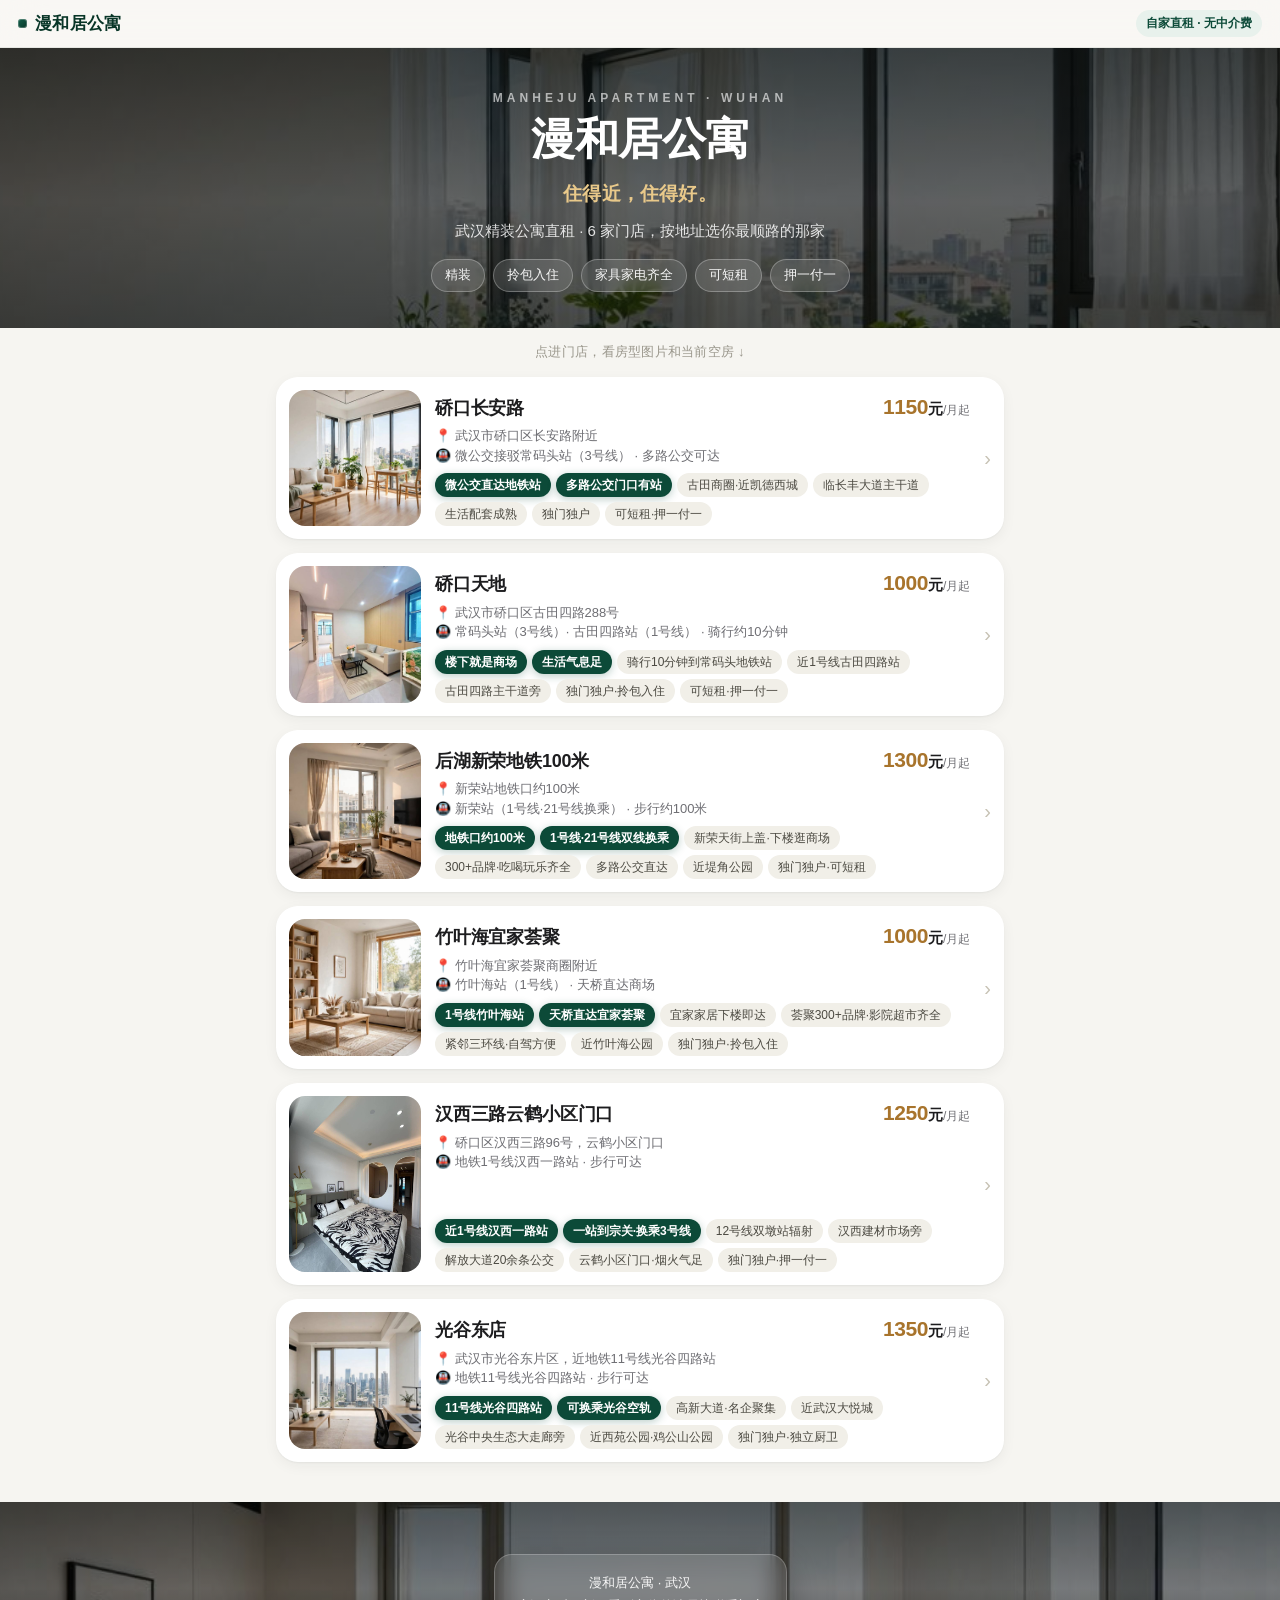
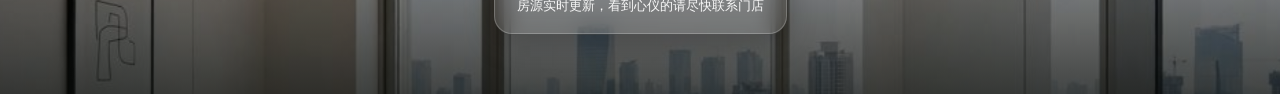
<file: index.html>
<!doctype html><html lang="zh-CN"><head><meta charset="utf-8"><meta name="viewport" content="width=device-width,initial-scale=1,viewport-fit=cover"><title>漫和居公寓 · 武汉精装公寓直租</title><link rel="stylesheet" href="assets/css/main.css"></head>
<body>
<div id="demoBanner" class="demo-banner" style="display:none">当前为演示模式（示例数据）· 配置 Supabase 后自动切换为正式数据</div>
<div class="topbar"><span class="brand">漫和居公寓</span><span class="tb-badge">自家直租 · 无中介费</span></div>
<header class="hero"><h1><span class="en">Manheju Apartment · Wuhan</span>漫和居公寓</h1>
<p class="slogan">住得近，住得好。</p>
<p>武汉精装公寓直租 · 6 家门店，按地址选你最顺路的那家</p>
<div class="common-adv"><span>精装</span><span>拎包入住</span><span>家具家电齐全</span><span>可短租</span><span>押一付一</span></div></header>
<main class="wrap" style="padding-bottom:16px">
  <p class="pick-hint">点进门店，看房型图片和当前空房 ↓</p>
  <div id="storeList">
    <div class="skel"><div class="b" style="width:104px;height:118px"></div><div style="flex:1"><div class="b" style="height:20px;width:55%;margin-bottom:10px"></div><div class="b" style="height:14px;width:85%;margin-bottom:8px"></div><div class="b" style="height:14px;width:70%"></div></div></div>
    <div class="skel"><div class="b" style="width:104px;height:118px"></div><div style="flex:1"><div class="b" style="height:20px;width:50%;margin-bottom:10px"></div><div class="b" style="height:14px;width:80%;margin-bottom:8px"></div><div class="b" style="height:14px;width:65%"></div></div></div>
    <div class="skel"><div class="b" style="width:104px;height:118px"></div><div style="flex:1"><div class="b" style="height:20px;width:58%;margin-bottom:10px"></div><div class="b" style="height:14px;width:82%;margin-bottom:8px"></div><div class="b" style="height:14px;width:72%"></div></div></div>
  </div>
</main>
<footer><span class="foot-card">漫和居公寓 · 武汉<br>房源实时更新，看到心仪的请尽快联系门店</span></footer>
<script src="js/config.js"></script><script src="js/demo-data.js"></script><script src="js/data-service.js"></script>
<script>
if(!ManjuData.isLive) document.getElementById('demoBanner').style.display='block';
function esc(s){return String(s??'').replace(/[&<>"']/g,c=>({'&':'&amp;','<':'&lt;','>':'&gt;','"':'&quot;',"'":'&#39;'}[c]))}
function tagsOf(s){
  let t = Array.isArray(s.highlights) ? s.highlights : (typeof s.highlights==='string' && s.highlights ? s.highlights.split(/[,，]/) : []);
  t = t.map(x=>String(x).trim()).filter(Boolean);
  if(!t.length){ // 正式数据没填优势时，用交通/地标自动兜底，保证一目了然
    t=['精装','拎包入住'];
    if(s.transit_name) t.push(s.transit_distance ? (s.transit_name+' '+s.transit_distance) : s.transit_name);
    else if(s.landmark) t.push('近'+s.landmark);
  }
  return t.slice(0,7);
}
ManjuData.listPublicStores().then(stores=>{
  const el=document.getElementById('storeList');
  if(!stores.length){ el.innerHTML='<div class="empty">暂时还没有已开放的门店</div>'; return; }
  if(stores[0] && stores[0]._cached){ el.innerHTML='<div style="text-align:center;color:var(--faint);font-size:12.5px;margin:0 0 10px">网络较慢，先显示缓存的门店信息，点进门店看最新房源</div>'; } else { el.innerHTML=''; }
  el.innerHTML+=stores.map((s,i)=>`<a class="store-row" style="--i:${i}" href="store.html?store=${encodeURIComponent(s.slug)}">
    ${s.cover_url?`<img class="thumb" loading="lazy" src="${esc(s.cover_url)}" alt="">`:`<span class="thumb-none">漫和居</span>`}
    <span class="info"><span class="top"><h3>${esc(s.name)}</h3><span class="price"><b>${esc(s.starting_price)}</b>元<small style="font-size:12px;color:var(--muted);font-weight:400">/月起</small></span></span>
    <span class="addr">📍 ${esc(s.address||'')}${s.transit_name?`<br>🚇 ${esc(s.transit_name)}${s.transit_distance?' · '+esc(s.transit_distance):''}`:''}</span>
    <span class="tags">${tagsOf(s).map((h,j)=>`<span class="tag${j<2?' hot':''}">${esc(h)}</span>`).join('')}</span></span>
    <span class="go">›</span></a>`).join('');
}).catch(e=>{ document.getElementById('storeList').innerHTML='<div class="empty">门店没加载出来，可能是网络信号不好。<br><a href="javascript:location.reload()" style="color:var(--accent);font-weight:700">点这里重新加载</a></div>'; });
</script></body></html>
</file>
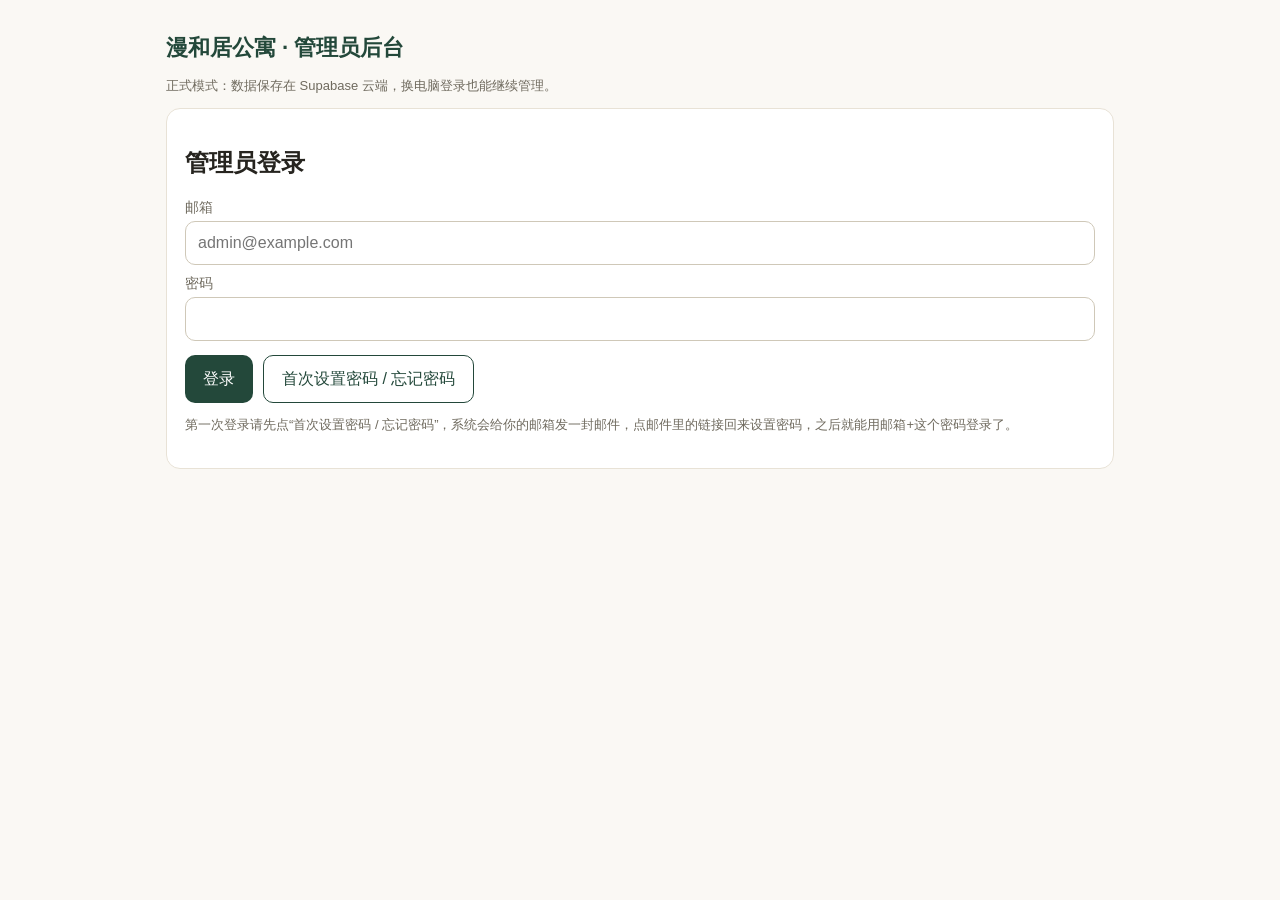
<file: admin.html>
<!doctype html><html lang="zh-CN"><head><meta charset="utf-8"><meta name="viewport" content="width=device-width,initial-scale=1"><title>漫和居 · 管理员后台</title><link rel="stylesheet" href="assets/css/admin.css"></head>
<body><div class="wrap">
<h1>漫和居公寓 · 管理员后台</h1>
<p class="hint" id="modeHint"></p>

<!-- 设置新密码（邮件回调） -->
<section class="card" id="recoveryBox" style="display:none"><h2>设置新密码</h2>
<p class="hint">你是通过邮件链接回来的，请设置新密码后登录。</p>
<label>新密码（至少6位）</label><input type="password" id="newPw">
<div class="row" style="margin-top:12px"><button id="setPwBtn">保存新密码</button></div><p id="recoveryMsg"></p></section>

<!-- 登录 -->
<section class="card" id="loginBox">
<h2>管理员登录</h2>
<label>邮箱</label><input type="email" id="email" autocomplete="username" placeholder="admin@example.com">
<label>密码</label><input type="password" id="password" autocomplete="current-password">
<div class="row" style="margin-top:14px"><button id="loginBtn">登录</button><button class="ghost" id="forgotBtn">首次设置密码 / 忘记密码</button></div>
<p class="hint">第一次登录请先点“首次设置密码 / 忘记密码”，系统会给你的邮箱发一封邮件，点邮件里的链接回来设置密码，之后就能用邮箱+这个密码登录了。</p>
<p id="loginMsg"></p></section>

<!-- 后台主体 -->
<div id="panel" style="display:none">
<div class="row"><span class="grow">已登录：<b id="who"></b></span><button class="ghost small" id="logoutBtn">退出登录</button><a class="btn ghost" style="min-height:38px;padding:8px 12px;font-size:14px" href="index.html" target="_blank">查看客户首页 ↗</a></div>
<div class="tabs">
<button data-tab="stores" class="on">门店</button><button data-tab="types">房型与图片视频</button><button data-tab="rooms">实时空房</button><button data-tab="sheets">原始价格表</button>
</div>

<section id="tab-stores"></section>
<section id="tab-types" style="display:none"></section>
<section id="tab-rooms" style="display:none"></section>
<section id="tab-sheets" style="display:none"></section>
</div>
</div>
<script src="js/config.js"></script><script src="js/demo-data.js"></script><script src="js/data-service.js"></script>
<script src="js/admin.js"></script>
</body></html>
</file>
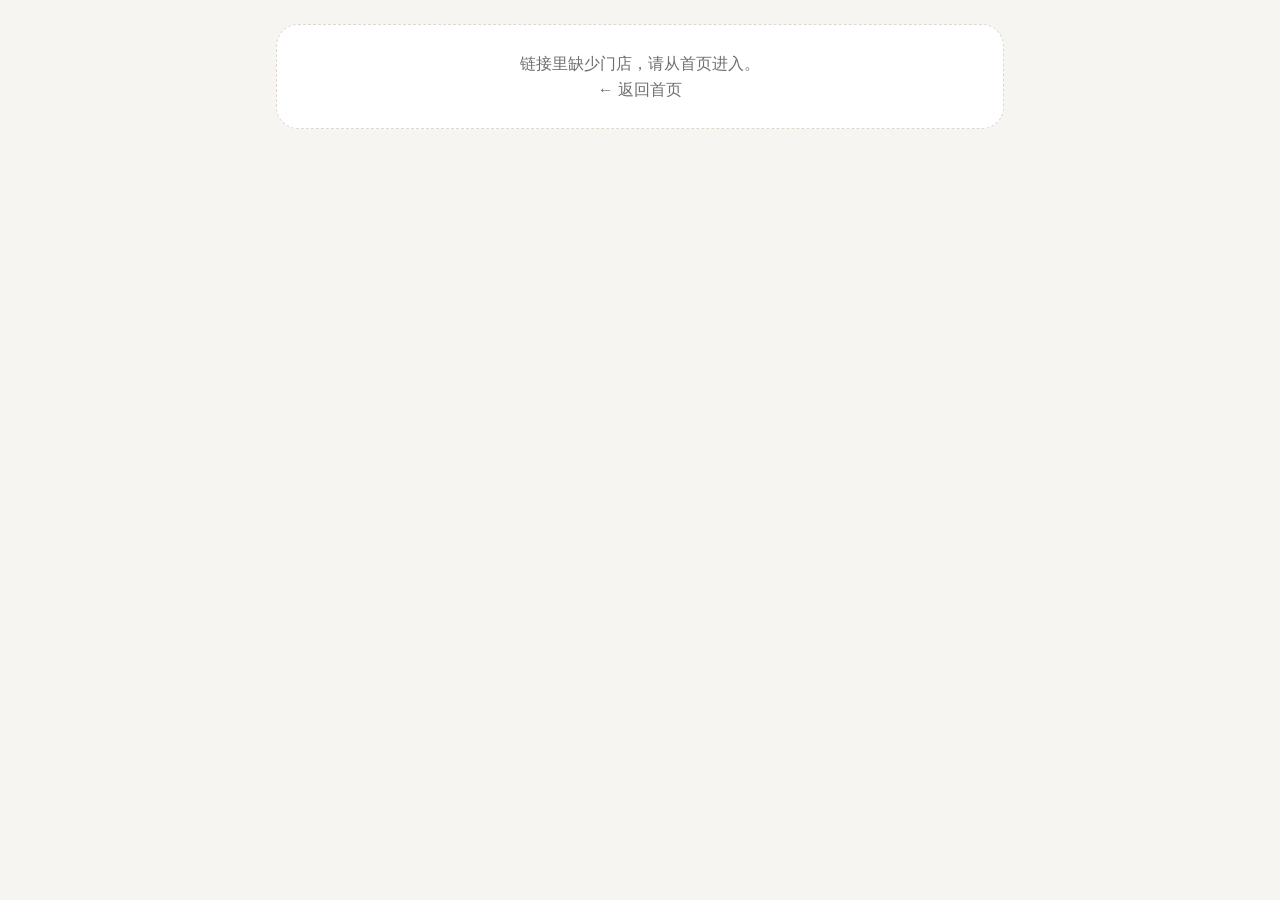
<file: store.html>
<!doctype html><html lang="zh-CN"><head><meta charset="utf-8"><meta name="viewport" content="width=device-width,initial-scale=1,viewport-fit=cover"><title>漫和居公寓 · 门店详情</title><link rel="stylesheet" href="assets/css/main.css"></head>
<body>
<div id="demoBanner" class="demo-banner" style="display:none">当前为演示模式（示例数据）</div>
<main class="wrap" style="padding-top:0"><div id="app"><div class="empty" style="margin-top:24px">正在加载…</div></div></main>
<div class="lightbox" id="lightbox"><img id="lightboxImg" alt="放大图"></div>
<script src="js/config.js"></script><script src="js/demo-data.js"></script><script src="js/data-service.js"></script>
<script>
if(!ManjuData.isLive) document.getElementById('demoBanner').style.display='block';
function esc(s){return String(s??'').replace(/[&<>"']/g,c=>({'&':'&amp;','<':'&lt;','>':'&gt;','"':'&quot;',"'":'&#39;'}[c]))}
function getSlug(){ const q=new URLSearchParams(location.search).get('store'); if(q) return q; const p=location.pathname.match(/\/store\/([\w-]+)/); return p?p[1]:null; }
const slug=getSlug(), app=document.getElementById('app');
const lb=document.getElementById('lightbox'); lb.addEventListener('click',()=>lb.classList.remove('open'));
window.zoom=function(src){ document.getElementById('lightboxImg').src=src; lb.classList.add('open'); };
(async()=>{
  if(!slug){ app.innerHTML='<div class="empty" style="margin-top:24px">链接里缺少门店，请从首页进入。<br><a href="index.html">← 返回首页</a></div>'; return; }
  try{
    const store=await ManjuData.getPublicStoreBySlug(slug);
    if(!store){ app.innerHTML='<div class="empty" style="margin-top:24px">这家门店暂未开放，或链接有误。<br><a href="index.html">← 返回首页查看其他门店</a></div>'; return; }
    document.title='漫和居公寓 · '+store.name;
    const types=await ManjuData.listPublicRoomTypes(store.id);
    const media=await ManjuData.listMediaForTypes(types.map(t=>t.id));
    const rooms=await ManjuData.listPublicRooms(store.id);
    const typeName=id=>{ const t=types.find(x=>x.id===id); return t?t.name:''; };
    const hl=(Array.isArray(store.highlights)?store.highlights:(typeof store.highlights==='string'&&store.highlights?store.highlights.split(/[,，]/):[])).map(x=>String(x).trim()).filter(Boolean);
    app.innerHTML=`
      <div class="backbar"><a href="index.html">‹ 全部门店</a></div>
      ${store.cover_url?`<img class="cover-hero" src="${esc(store.cover_url)}" alt="${esc(store.name)}">`:''}
      <div class="store-head"><h1>${esc(store.name)}</h1>
      <div class="price"><b>${esc(store.starting_price)}</b> 元/月起 <small>· 押一付一 · 无中介费</small></div>
      <div class="loc"><div>📍 ${esc(store.address||'')}</div>
      ${store.transit_name?`<div>🚇 ${esc(store.transit_name)}${store.transit_distance?' · '+esc(store.transit_distance):''}</div>`:''}
      ${store.landmark?`<div>🏙 附近：${esc(store.landmark)}</div>`:''}</div>
      ${store.summary?`<p style="color:var(--muted)">${esc(store.summary)}</p>`:''}
      ${hl.length?`<div class="tags" style="margin-top:12px">${hl.map((h,j)=>`<span class="tag${j<2?' hot':''}">${esc(h)}</span>`).join('')}</div>`:''}</div>

      <h2 class="section-title">房型展示<small>${types.length?types.length+' 种房型':''}</small></h2>
      ${types.length?types.map(t=>{ const ms=media[t.id]||[]; const gallery = ms.length?ms: (t.cover_url?[{media_type:'image',media_url:t.cover_url}]:[]);
        return `<article class="type-card">${gallery.length?`<div class="gallery">${gallery.map(m=> m.media_type==='video'
          ? `<video controls playsinline preload="none" poster="${esc(t.cover_url||'')}" src="${esc(m.media_url)}"></video>`
          : `<img loading="lazy" decoding="async" src="${esc(m.media_url)}" alt="${esc(t.name)}" onclick="zoom(this.src)">`).join('')}</div>`:''}
        <div class="type-body"><h3>${esc(t.name)}</h3><p>${esc(t.summary||'')}</p>
        ${t.highlights&&t.highlights.length?`<div class="tags">${(Array.isArray(t.highlights)?t.highlights:t.highlights.split(/[,，]/)).map(h=>`<span class="tag">${esc(h)}</span>`).join('')}</div>`:''}</div></article>`}).join(''):'<div class="empty">这家门店的房型照片正在整理中</div>'}

      <h2 class="section-title">空房参考<small>房源变动较快，具体有没有请微信咨询</small></h2>
      ${rooms.length?rooms.map(r=>`<div class="room-card"><div><div class="rn">${esc(r.room_number)} 房</div><div class="rt">${esc(r.type_label||typeName(r.room_type_id)||'')}</div>${r.public_note?`<div class="rt">${esc(r.public_note)}</div>`:''}</div><div class="rp"><b>${esc(r.rent)}元/月</b><div class="rt">管理费${esc(r.management_fee??150)}元</div><span class="badge">可租</span></div></div>`).join(''):'<div class="empty">目前暂时没有公开的可租房源，房源更新中</div>'}

      <section class="fees"><h3>收费说明（统一）</h3><ul>
      <li>电费：1–1.2元/度，水费 5元/吨，实表实时查询</li>
      <li>公寓管理费 150元/月，包含宽带网络、公区打扫、家电家具维修</li>
      <li>无中介费，自家房源直租，自有团队打理，安全性好</li>
      <li>支持短租，1个月起；长租也可以，押一付一</li></ul></section>
      <div class="sticky-cta"><div><div class="p"><b>${esc(store.starting_price)}</b> 元/月起</div><div class="n">${esc(store.name)} · 当前 ${rooms.length} 间可租</div></div><div class="n" style="text-align:right">房源实时更新<br>看房请微信联系门店</div></div>
      <footer><span class="foot-card">漫和居公寓 · ${esc(store.name)}<br>看中房源请通过微信直接联系门店</span></footer>`;
  }catch(e){ app.innerHTML='<div class="empty" style="margin-top:24px">这家店没加载出来，可能是网络信号不好。<br><a href="javascript:location.reload()" style="color:var(--accent);font-weight:700">点这里重新加载</a><br><br><a href="index.html">← 返回全部门店</a></div>'; }
})();
</script></body></html>
</file>
<file: assets/css/main.css>
/* 漫和居 · Apple 风设计系统 v2 —— 暖白底 / 深绿品牌 / 大字排印 / 毛玻璃 / 柔和动效 */
:root{
  --bg:#F6F5F1; --card:#FFFFFF; --ink:#1D1D1F; --muted:#6E6E73; --faint:#9a978c;
  --accent:#0C4A38; --accent-deep:#083527; --accent-soft:#E8F1EC; --accent-mid:#14604A;
  --gold:#A8742C; --line:rgba(20,40,32,.08);
  --shadow-sm:0 1px 2px rgba(24,44,36,.05),0 4px 14px rgba(24,44,36,.05);
  --shadow-md:0 2px 6px rgba(24,44,36,.06),0 14px 34px rgba(24,44,36,.10);
  --shadow-lg:0 4px 10px rgba(24,44,36,.07),0 24px 54px rgba(24,44,36,.14);
  --r-lg:22px; --r-md:16px; --r-sm:12px;
  --ease:cubic-bezier(.22,.8,.28,1);
}
*{box-sizing:border-box}
html{-webkit-text-size-adjust:100%;scroll-behavior:smooth}
body{margin:0;background:var(--bg);color:var(--ink);
  font-family:-apple-system,BlinkMacSystemFont,"SF Pro Text","SF Pro Display","PingFang SC","Hiragino Sans GB","Microsoft YaHei",sans-serif;
  line-height:1.6;-webkit-font-smoothing:antialiased;text-rendering:optimizeLegibility}
a{color:inherit;text-decoration:none}
img{display:block;max-width:100%}
.wrap{max-width:760px;margin:0 auto;padding:0 16px 48px}

/* ---------- 顶部毛玻璃导航 ---------- */
.topbar{position:sticky;top:0;z-index:40;display:flex;align-items:center;justify-content:space-between;
  padding:10px 18px;background:rgba(250,249,246,.72);backdrop-filter:blur(20px) saturate(180%);-webkit-backdrop-filter:blur(20px) saturate(180%);
  border-bottom:1px solid var(--line)}
.topbar .brand{font-weight:700;font-size:17px;letter-spacing:.02em;color:var(--accent-deep);display:flex;align-items:center;gap:8px}
.topbar .brand::before{content:"";width:9px;height:9px;border-radius:3px;background:linear-gradient(135deg,var(--accent-mid),var(--accent-deep));box-shadow:inset 0 0 0 1px rgba(255,255,255,.25)}
.topbar .tb-badge{font-size:12px;color:var(--accent);background:var(--accent-soft);border-radius:999px;padding:4px 10px;font-weight:600}

/* ---------- Hero：公寓照片打底，与底部同款深色毛玻璃 ---------- */
.hero{position:relative;padding:44px 20px 30px;text-align:center;overflow:hidden;background:#101613}
.hero::before{content:"";position:absolute;inset:0;background:url(../../media/common/changan-living.jpg) center 32%/cover no-repeat;filter:brightness(.6) saturate(1.08);transform:scale(1.03)}
.hero::after{content:"";position:absolute;inset:0;background:linear-gradient(180deg,rgba(9,13,11,.62),rgba(9,13,11,.38) 55%,rgba(9,13,11,.55))}
.hero h1{position:relative;z-index:1;font-size:36px;line-height:1.15;letter-spacing:-.01em;margin:0;font-weight:800;color:#fff}
.hero h1 .en{display:block;font-size:12px;letter-spacing:.34em;font-weight:600;color:rgba(255,255,255,.62);margin-bottom:8px;text-transform:uppercase}
.hero p{position:relative;z-index:1;color:rgba(255,255,255,.85);margin:10px auto 0;font-size:15px;max-width:30em}
.hero .slogan{position:relative;z-index:1;font-size:19px;color:#E9C98A;font-weight:600;margin-top:14px;letter-spacing:.01em}
.common-adv{position:relative;z-index:1;display:flex;flex-wrap:wrap;gap:8px;justify-content:center;margin:16px 0 6px}
.common-adv span{background:rgba(255,255,255,.12);border:1px solid rgba(255,255,255,.28);color:rgba(255,255,255,.95);
  border-radius:999px;padding:5px 13px;font-size:13px;font-weight:500;-webkit-backdrop-filter:blur(8px);backdrop-filter:blur(8px)}
.pick-hint{text-align:center;color:var(--faint);font-size:13px;margin:14px 0 14px;letter-spacing:.02em}

/* ---------- 门店卡片 ---------- */
@keyframes rise{from{opacity:0;transform:translateY(18px)}to{opacity:1;transform:translateY(0)}}
@keyframes fadeIn{from{opacity:0}to{opacity:1}}
.store-row{display:flex;gap:14px;background:var(--card);border-radius:var(--r-lg);padding:12px;margin-bottom:14px;
  box-shadow:var(--shadow-sm);border:1px solid rgba(255,255,255,.6);
  transition:transform .35s var(--ease),box-shadow .35s var(--ease);
  opacity:0;animation:rise .7s var(--ease) forwards;animation-delay:calc(var(--i,0)*70ms)}
.store-row:active{transform:scale(.985)}
@media(hover:hover){.store-row:hover{transform:translateY(-3px);box-shadow:var(--shadow-md)}}
.store-row .thumb{width:104px;flex:0 0 104px;align-self:stretch;border-radius:var(--r-md);object-fit:cover;background:#E9E6DD;animation:fadeIn .8s ease both}
.store-row .thumb-none{width:104px;flex:0 0 104px;border-radius:var(--r-md);background:var(--accent-soft);display:flex;align-items:center;justify-content:center;color:var(--accent);font-size:13px;text-align:center;padding:6px}
.store-row .info{flex:1;min-width:0;display:flex;flex-direction:column}
.store-row .top{display:flex;justify-content:space-between;gap:10px;align-items:baseline}
.store-row h3{margin:0;font-size:18px;line-height:1.3;font-weight:700;letter-spacing:-.01em}
.store-row .price{font-size:15px;white-space:nowrap;color:var(--ink)}
.store-row .price b{font-size:21px;font-weight:800;color:var(--gold);letter-spacing:-.02em}
.store-row .addr{color:var(--muted);font-size:13px;line-height:1.5;margin-top:3px}
.store-row .tags{margin-top:auto;padding-top:8px;display:flex;flex-wrap:wrap;gap:5px}
.store-row .go{color:#C7C2B4;font-size:20px;font-weight:300;white-space:nowrap;align-self:center;transition:transform .3s var(--ease)}
@media(hover:hover){.store-row:hover .go{transform:translateX(3px);color:var(--accent)}}

/* ---------- 标签 ---------- */
.tags{display:flex;flex-wrap:wrap;gap:6px}
.tag{background:#F1EFE8;color:#4c4a42;border-radius:999px;padding:3px 10px;font-size:12px;font-weight:500;line-height:1.5}
.tag.hot{background:var(--accent);color:#fff;font-weight:600;box-shadow:0 2px 8px rgba(12,74,56,.28)}
.store-head .tag{font-size:13px;padding:4px 12px}

/* ---------- 通用 ---------- */
.price{color:var(--ink);font-weight:700;font-size:18px}
.price b,.price-num{color:var(--gold);font-weight:800}
.price small{color:var(--muted);font-weight:400}
.section-title{font-size:23px;font-weight:800;letter-spacing:-.01em;margin:34px 0 14px;color:var(--ink);display:flex;align-items:baseline;gap:10px}
.section-title small{font-size:13px;color:var(--faint);font-weight:500}
.empty{background:var(--card);border:1px dashed #DDD8C9;border-radius:var(--r-lg);padding:26px;text-align:center;color:var(--muted)}
/* ---------- 页脚：墨黑毛玻璃·夜景公寓 ---------- */
footer{position:relative;overflow:hidden;text-align:center;padding:52px 20px 60px;margin-top:10px;background:#101613}
footer::before{content:"";position:absolute;inset:0;background:url(../../media/common/guanggu-living.jpg) center 35%/cover no-repeat;filter:brightness(.6) saturate(1.08);transform:scale(1.03)}
footer::after{content:"";position:absolute;inset:0;background:linear-gradient(180deg,rgba(9,13,11,.45),rgba(9,13,11,.18) 45%,rgba(9,13,11,.58))}
.foot-card{position:relative;z-index:1;display:inline-block;color:rgba(255,255,255,.94);font-size:13px;line-height:1.8;padding:16px 22px;border-radius:18px;background:rgba(255,255,255,.10);border:1px solid rgba(255,255,255,.22);-webkit-backdrop-filter:blur(10px);backdrop-filter:blur(10px);box-shadow:0 8px 30px rgba(0,0,0,.28)}
.demo-banner{background:#FFF7E8;border-bottom:1px solid #ECD9AE;color:#7A5A16;text-align:center;font-size:13px;padding:8px 12px}

/* ---------- 骨架屏 ---------- */
.skel{border-radius:var(--r-lg);background:var(--card);padding:12px;margin-bottom:14px;display:flex;gap:14px;box-shadow:var(--shadow-sm)}
.skel .b{border-radius:8px;background:linear-gradient(100deg,#ECE9E0 40%,#F6F3EC 50%,#ECE9E0 60%);background-size:200% 100%;animation:shimmer 1.3s infinite}
@keyframes shimmer{to{background-position:-200% 0}}

/* ---------- 门店详情 ---------- */
.backbar{position:sticky;top:0;z-index:40;margin:0 -16px;padding:10px 18px;display:flex;align-items:center;gap:6px;
  background:rgba(250,249,246,.72);backdrop-filter:blur(20px) saturate(180%);-webkit-backdrop-filter:blur(20px) saturate(180%);border-bottom:1px solid var(--line);
  font-weight:600;color:var(--accent-deep);font-size:15px}
.cover-hero{width:calc(100% + 32px);margin:0 -16px;aspect-ratio:16/10;object-fit:cover;background:#E9E6DD;animation:fadeIn .7s ease both}
.store-head{position:relative;background:rgba(255,255,255,.86);backdrop-filter:blur(18px) saturate(160%);-webkit-backdrop-filter:blur(18px) saturate(160%);
  border-radius:24px;box-shadow:var(--shadow-md);padding:20px;margin-top:-38px;animation:rise .7s var(--ease) both}
.store-head h1{font-size:27px;font-weight:800;letter-spacing:-.01em;margin:2px 0 4px}
.store-head .price{font-size:17px}
.store-head .price b{font-size:26px}
.loc{color:var(--muted);font-size:14.5px;margin-top:10px;line-height:1.65}
.loc div{margin:2px 0}
.type-card{background:var(--card);border-radius:24px;overflow:hidden;margin-bottom:20px;box-shadow:var(--shadow-sm);animation:rise .7s var(--ease) both}
.gallery{display:flex;gap:8px;overflow-x:auto;scroll-snap-type:x mandatory;-webkit-overflow-scrolling:touch;scrollbar-width:none}
.gallery::-webkit-scrollbar{display:none}
.gallery img,.gallery video{width:86%;flex:0 0 86%;aspect-ratio:4/3;object-fit:cover;scroll-snap-align:start;background:#111}
.gallery img:first-child,.gallery video:first-child{border-radius:0}
.type-body{padding:16px 18px 18px}
.type-body h3{margin:0 0 6px;font-size:20px;font-weight:700}
.type-body p{color:var(--muted);margin:0;font-size:15px}
.room-card{display:flex;justify-content:space-between;gap:12px;background:var(--card);border-radius:18px;padding:15px 16px;margin-bottom:10px;align-items:center;box-shadow:var(--shadow-sm);animation:rise .6s var(--ease) both}
.room-card .rn{font-size:18px;font-weight:700}
.room-card .rt{color:var(--muted);font-size:13.5px}
.room-card .rp{text-align:right}
.room-card .rp b{color:var(--gold);font-size:18px;font-weight:800}
.badge{display:inline-block;background:#E7F4EC;color:var(--accent-mid);padding:3px 9px;border-radius:999px;font-size:12px;font-weight:600;white-space:nowrap;margin-top:4px}
.fees{background:var(--card);border-radius:24px;padding:22px;margin-top:30px;font-size:15px;box-shadow:var(--shadow-sm)}
.fees h3{margin:0 0 10px;color:var(--ink);font-size:19px;font-weight:800}
.fees ul{list-style:none;margin:0;padding:0}
.fees li{margin:9px 0;padding-left:26px;position:relative;color:#3c3a34}
.fees li::before{content:"✓";position:absolute;left:0;top:0;width:18px;height:18px;border-radius:50%;background:var(--accent-soft);color:var(--accent);font-size:12px;font-weight:700;display:flex;align-items:center;justify-content:center}
.sticky-cta{position:sticky;bottom:12px;z-index:30;margin-top:26px;display:flex;align-items:center;justify-content:space-between;gap:12px;
  background:rgba(16,32,26,.88);color:#F3F1EA;backdrop-filter:blur(16px) saturate(150%);-webkit-backdrop-filter:blur(16px) saturate(150%);
  border-radius:18px;padding:13px 18px;box-shadow:var(--shadow-lg);animation:rise .7s var(--ease) .15s both}
.sticky-cta .p b{font-size:21px;color:#EFC979;font-weight:800}
.sticky-cta .n{font-size:12.5px;color:rgba(243,241,234,.75)}
.lightbox{position:fixed;inset:0;background:rgba(10,14,12,.94);display:none;align-items:center;justify-content:center;z-index:60}
.lightbox.open{display:flex;animation:fadeIn .25s ease both}
.lightbox img{max-width:96vw;max-height:92vh;border-radius:12px}

@media(min-width:700px){
  .hero h1{font-size:44px}
  .gallery img,.gallery video{width:62%;flex-basis:62%}
  .store-row .thumb,.store-row .thumb-none{width:132px;flex-basis:132px}
}
@media(prefers-reduced-motion:reduce){
  *,*::before,*::after{animation-duration:.01ms!important;animation-delay:0ms!important;transition-duration:.01ms!important}
  html{scroll-behavior:auto}
}
</file>
<file: assets/css/admin.css>
:root{--bg:#FAF8F4;--card:#fff;--ink:#26241f;--muted:#6f6a5e;--accent:#23483a;--line:#e8e2d6;--danger:#b3261e}
*{box-sizing:border-box}body{margin:0;background:var(--bg);color:var(--ink);font-family:-apple-system,"PingFang SC","Microsoft YaHei",sans-serif}
.wrap{max-width:980px;margin:0 auto;padding:18px 16px 60px}h1{font-size:22px;color:var(--accent)}
.card{background:var(--card);border:1px solid var(--line);border-radius:14px;padding:18px;margin-bottom:16px}
label{display:block;font-size:14px;color:var(--muted);margin:10px 0 4px}
input,select,textarea{width:100%;padding:12px;border:1px solid #cfc8b8;border-radius:10px;font-size:16px;background:#fff}
textarea{min-height:84px}button,.btn{min-height:48px;padding:10px 18px;border-radius:10px;border:0;background:var(--accent);color:#fff;font-size:16px;cursor:pointer}
button.ghost,.btn.ghost{background:#fff;color:var(--accent);border:1px solid var(--accent)}button.danger{background:var(--danger)}button.small{min-height:38px;padding:6px 12px;font-size:14px}
.row{display:flex;gap:10px;flex-wrap:wrap;align-items:center}.grow{flex:1}
.tabs{display:flex;gap:8px;flex-wrap:wrap;margin:16px 0}.tabs button{background:#e9e4d8;color:var(--ink)}.tabs button.on{background:var(--accent);color:#fff}
table{width:100%;border-collapse:collapse;font-size:14px}td,th{border-bottom:1px solid var(--line);padding:8px;text-align:left;vertical-align:top}
.hint{color:var(--muted);font-size:13px}.err{color:var(--danger)}.ok{color:var(--accent)}
.grid{display:grid;grid-template-columns:1fr 1fr;gap:0 14px}@media(max-width:640px){.grid{grid-template-columns:1fr}}
.thumb{width:72px;height:54px;object-fit:cover;border-radius:8px}
</file>
